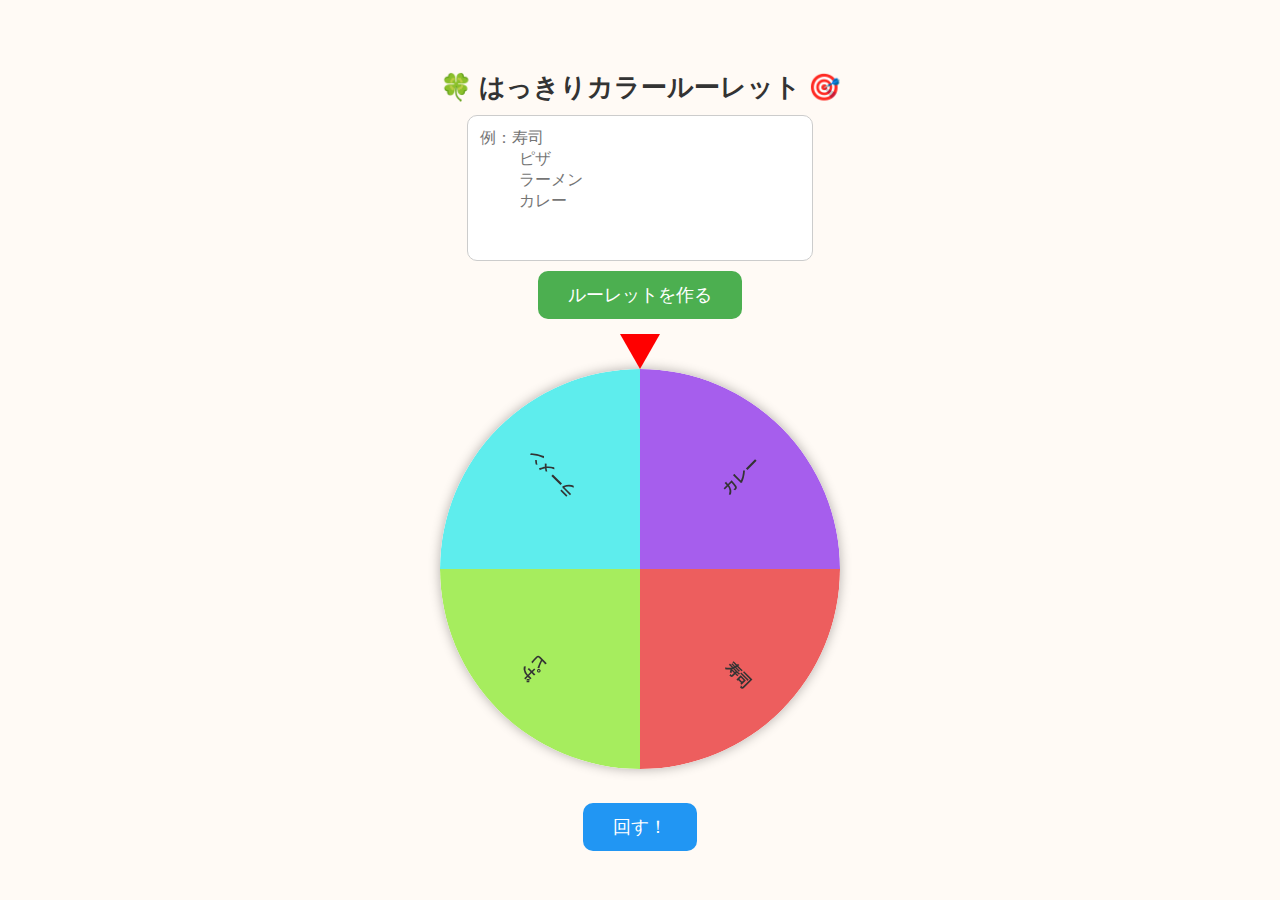
<file: food-roulette.html>
<!DOCTYPE html>
<html lang="ja">
<head>
  <meta charset="UTF-8">
  <meta name="viewport" content="width=device-width, initial-scale=1.0">
  <title>はっきりカラールーレット</title>
  <style>
    body {
      display: flex;
      flex-direction: column;
      align-items: center;
      background: #fffaf5;
      font-family: "Hiragino Maru Gothic ProN", "Segoe UI", sans-serif;
      padding-top: 40px;
    }
    h2 { margin-bottom: 10px; font-size: 26px; color: #333; }
    textarea {
      width: 320px;
      height: 120px;
      padding: 12px;
      font-size: 16px;
      border-radius: 10px;
      border: 1px solid #ccc;
      resize: none;
      margin-bottom: 10px;
    }
    #setFoods, #spin {
      padding: 12px 30px;
      color: white;
      border: none;
      border-radius: 10px;
      cursor: pointer;
      font-size: 18px;
      margin-bottom: 20px;
    }
    #setFoods { background: #4caf50; }
    #setFoods:hover { background: #43a047; }
    #spin { background: #2196f3; }
    #spin:hover { background: #1976d2; }
    .roulette-container {
      position: relative;
      margin: 30px 0;
    }
    canvas {
      border-radius: 50%;
      box-shadow: 0 0 12px rgba(0,0,0,0.3);
    }
    .arrow {
      position: absolute;
      top: -35px;
      left: 50%;
      width: 0;
      height: 0;
      border-left: 20px solid transparent;
      border-right: 20px solid transparent;
      border-top: 35px solid red;
      transform: translateX(-50%);
    }
    #result {
      font-size: 22px;
      font-weight: bold;
      color: #333;
    }
  </style>
</head>
<body>
  <h2>🍀 はっきりカラールーレット 🎯</h2>
  <textarea id="foodInput" placeholder="例：寿司
    ピザ
    ラーメン
    カレー"></textarea>
  <button id="setFoods">ルーレットを作る</button>
  <div class="roulette-container">
    <div class="arrow"></div>
    <canvas id="roulette" width="400" height="400"></canvas>
  </div>
  <button id="spin">回す！</button>
  <div id="result"></div>

  <script>
    const canvas = document.getElementById("roulette");
    const ctx = canvas.getContext("2d");
    let foods = ["寿司", "ピザ", "ラーメン", "カレー"];
    let colors = [];
    let arc = (2 * Math.PI) / foods.length;
    let startAngle = 0;
    let spinning = false;

    // 色を均等に分ける（はっきりした色調）
    function generateDistinctColors(n) {
      const colors = [];
      for (let i = 0; i < n; i++) {
        const hue = Math.round((360 / n) * i); // 均等に色相を分ける
        const saturation = 80; // 鮮やかさ
        const lightness = 65; // 明るさ（パステル寄り）
        colors.push(`hsl(${hue}, ${saturation}%, ${lightness}%)`);
      }
      return colors;
    }

    function drawRoulette() {
      const radius = canvas.width / 2;
      ctx.clearRect(0, 0, canvas.width, canvas.height);

      for (let i = 0; i < foods.length; i++) {
        const angle = startAngle + i * arc;
        ctx.beginPath();
        ctx.fillStyle = colors[i];
        ctx.moveTo(radius, radius);
        ctx.arc(radius, radius, radius, angle, angle + arc);
        ctx.fill();

        // テキスト描画
        ctx.save();
        ctx.translate(radius, radius);
        ctx.rotate(angle + arc / 2);
        ctx.textAlign = "right";
        ctx.fillStyle = "#333";
        ctx.font = "bold 15px sans-serif";
        ctx.fillText(foods[i], radius - 40, 10);
        ctx.restore();
      }
    }

    function spinRoulette() {
      if (spinning) return;
      spinning = true;
      document.getElementById("result").textContent = "";

      let spinTime = 0;
      const spinTimeTotal = Math.random() * 5000 + 9000;
      const spinVelocity = Math.random() * 10 + 20;

      function rotate() {
        spinTime += 30;
        if (spinTime >= spinTimeTotal) {
          spinning = false;
          calcResult();
          return;
        }
        const easeOut = spinVelocity * Math.pow((1 - spinTime / spinTimeTotal), 2);
        startAngle += (easeOut * Math.PI) / 180;
        drawRoulette();
        requestAnimationFrame(rotate);
      }

      rotate();
    }

    function calcResult() {
      const degrees = (startAngle * 180) / Math.PI + 90;
      const arcd = 360 / foods.length;
      const index = Math.floor((360 - (degrees % 360)) / arcd) % foods.length;
      const selected = foods[index];
      document.getElementById("result").textContent = `🎯 結果：${selected}`;
    }

    document.getElementById("setFoods").addEventListener("click", () => {
      const input = document.getElementById("foodInput").value.trim();
      if (!input) return alert("食べ物を入力してください🍱");
      foods = input.split(/\n+/).map(f => f.trim()).filter(f => f);
      if (foods.length < 2) return alert("2つ以上の食べ物を入力してください🍜");
      arc = (2 * Math.PI) / foods.length;
      colors = generateDistinctColors(foods.length);
      drawRoulette();
    });

    document.getElementById("spin").addEventListener("click", spinRoulette);

    colors = generateDistinctColors(foods.length);
    drawRoulette();
  </script>
</body>
</html>
</file>
